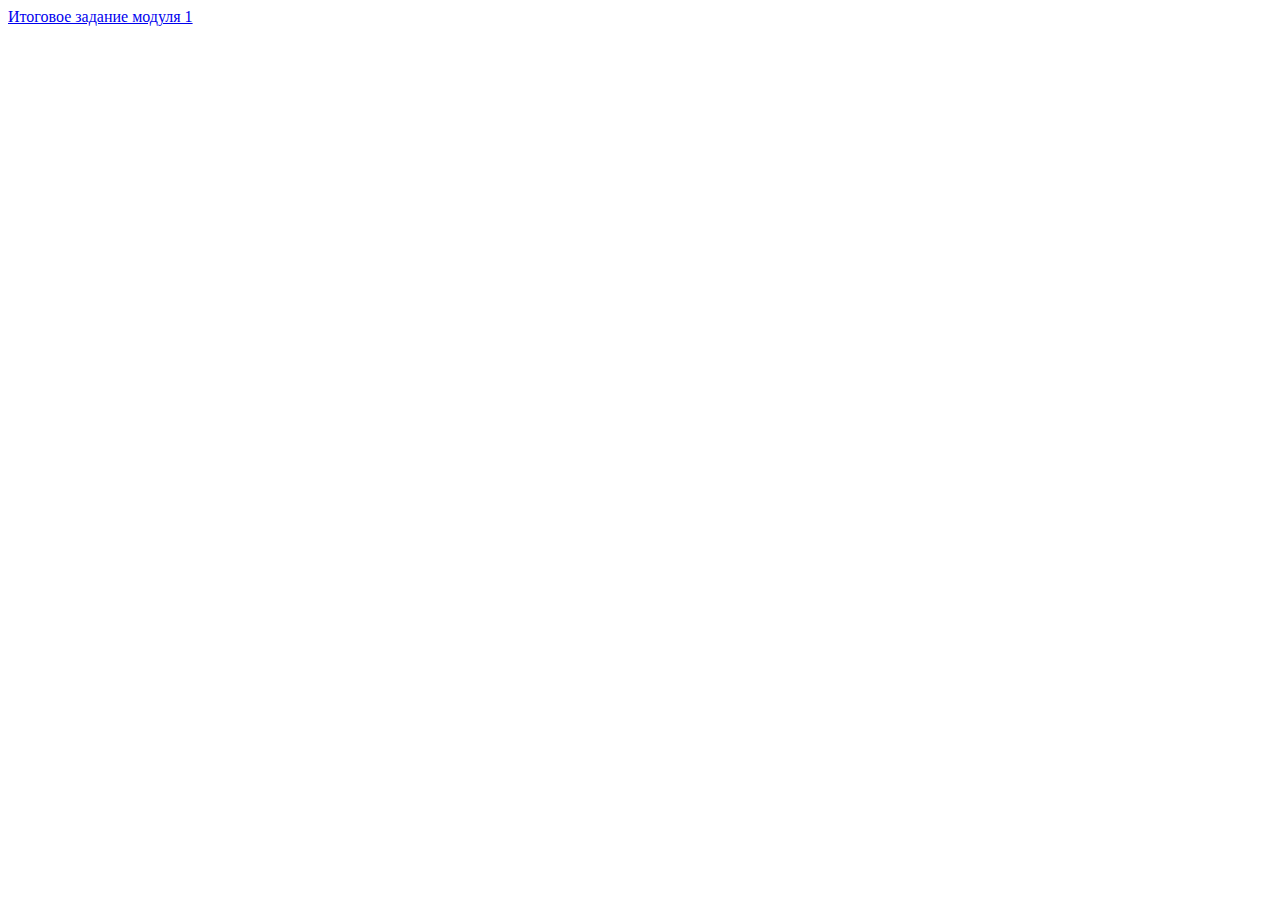
<file: index.html>
<!DOCTYPE html>
<html lang="ru">
<head>
  <meta charset="UTF-8">
  <meta http-equiv="X-UA-Compatible" content="IE=edge">
  <meta name="viewport" content="width=device-width, initial-scale=1.0">
  <title>For studioratio</title>
</head>
<body>
  <a href="module1/index.html">Итоговое задание модуля 1</a>
</body>
</html>
</file>
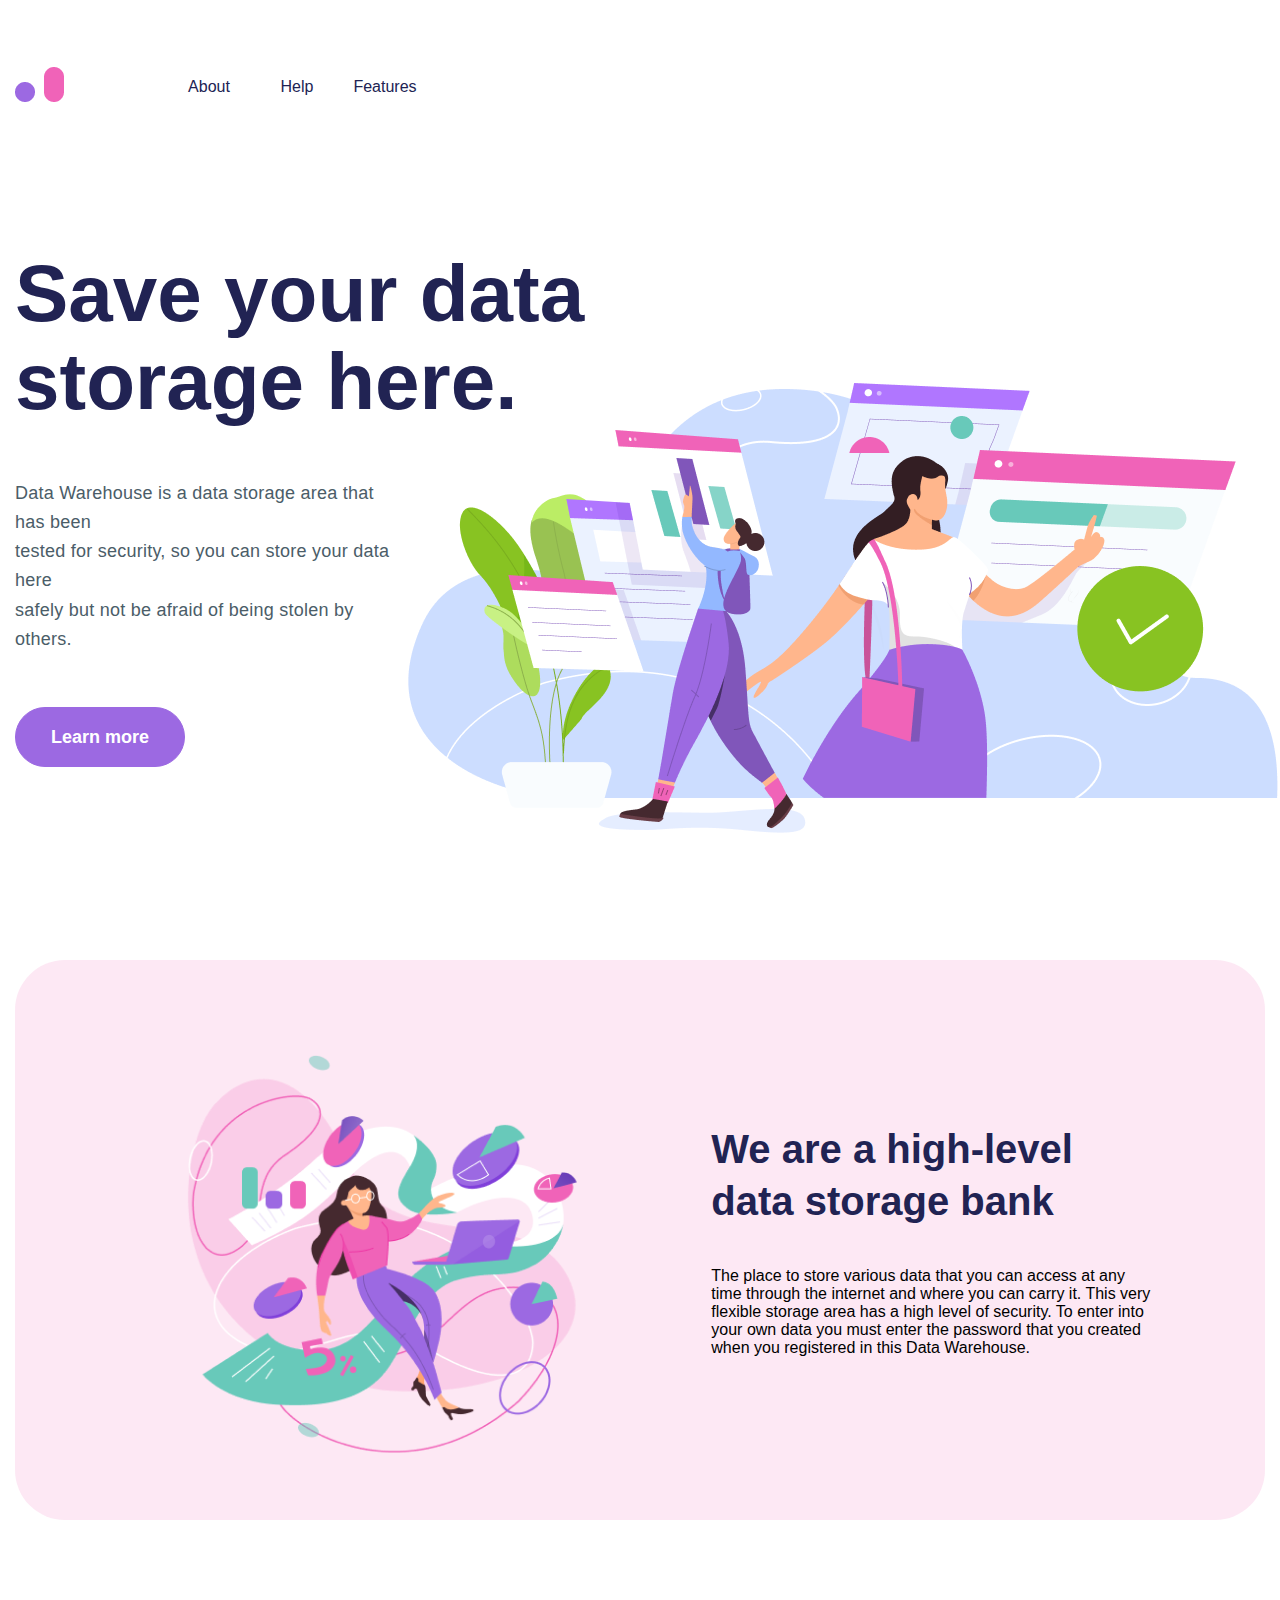
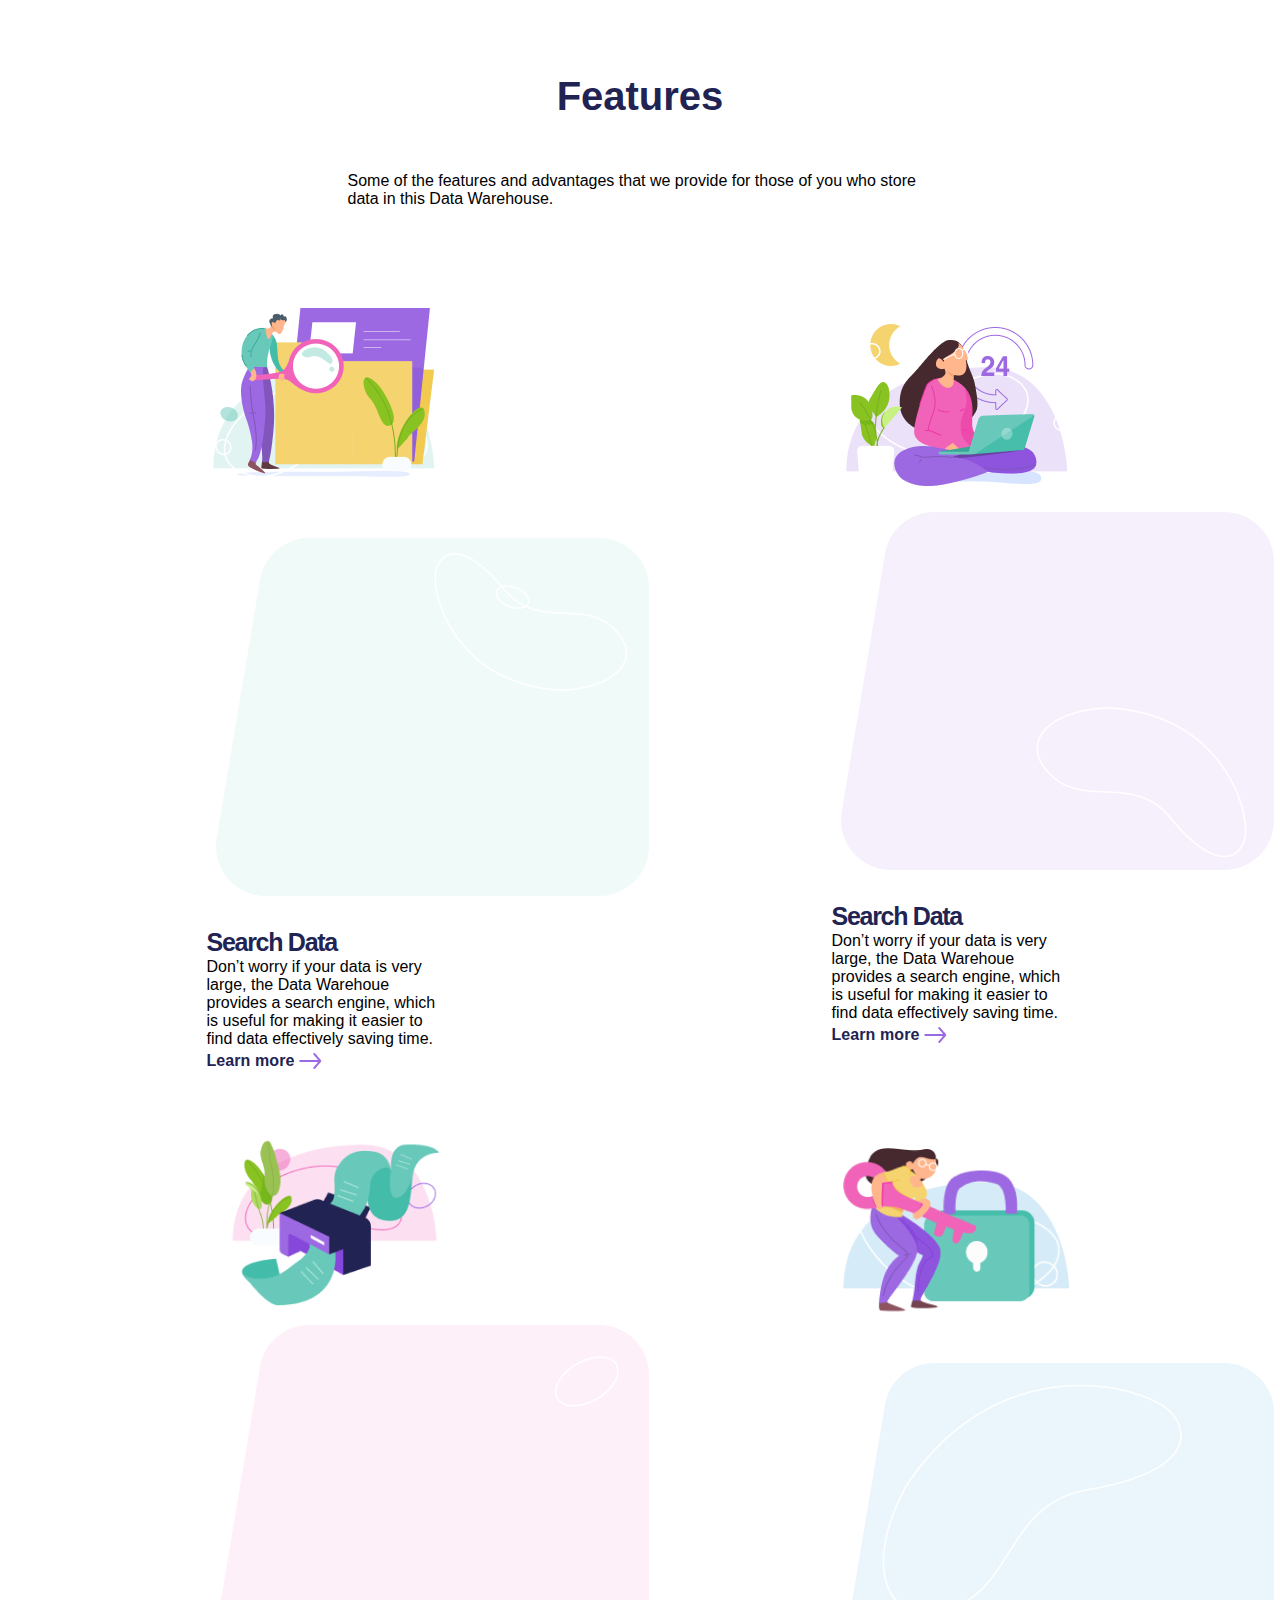
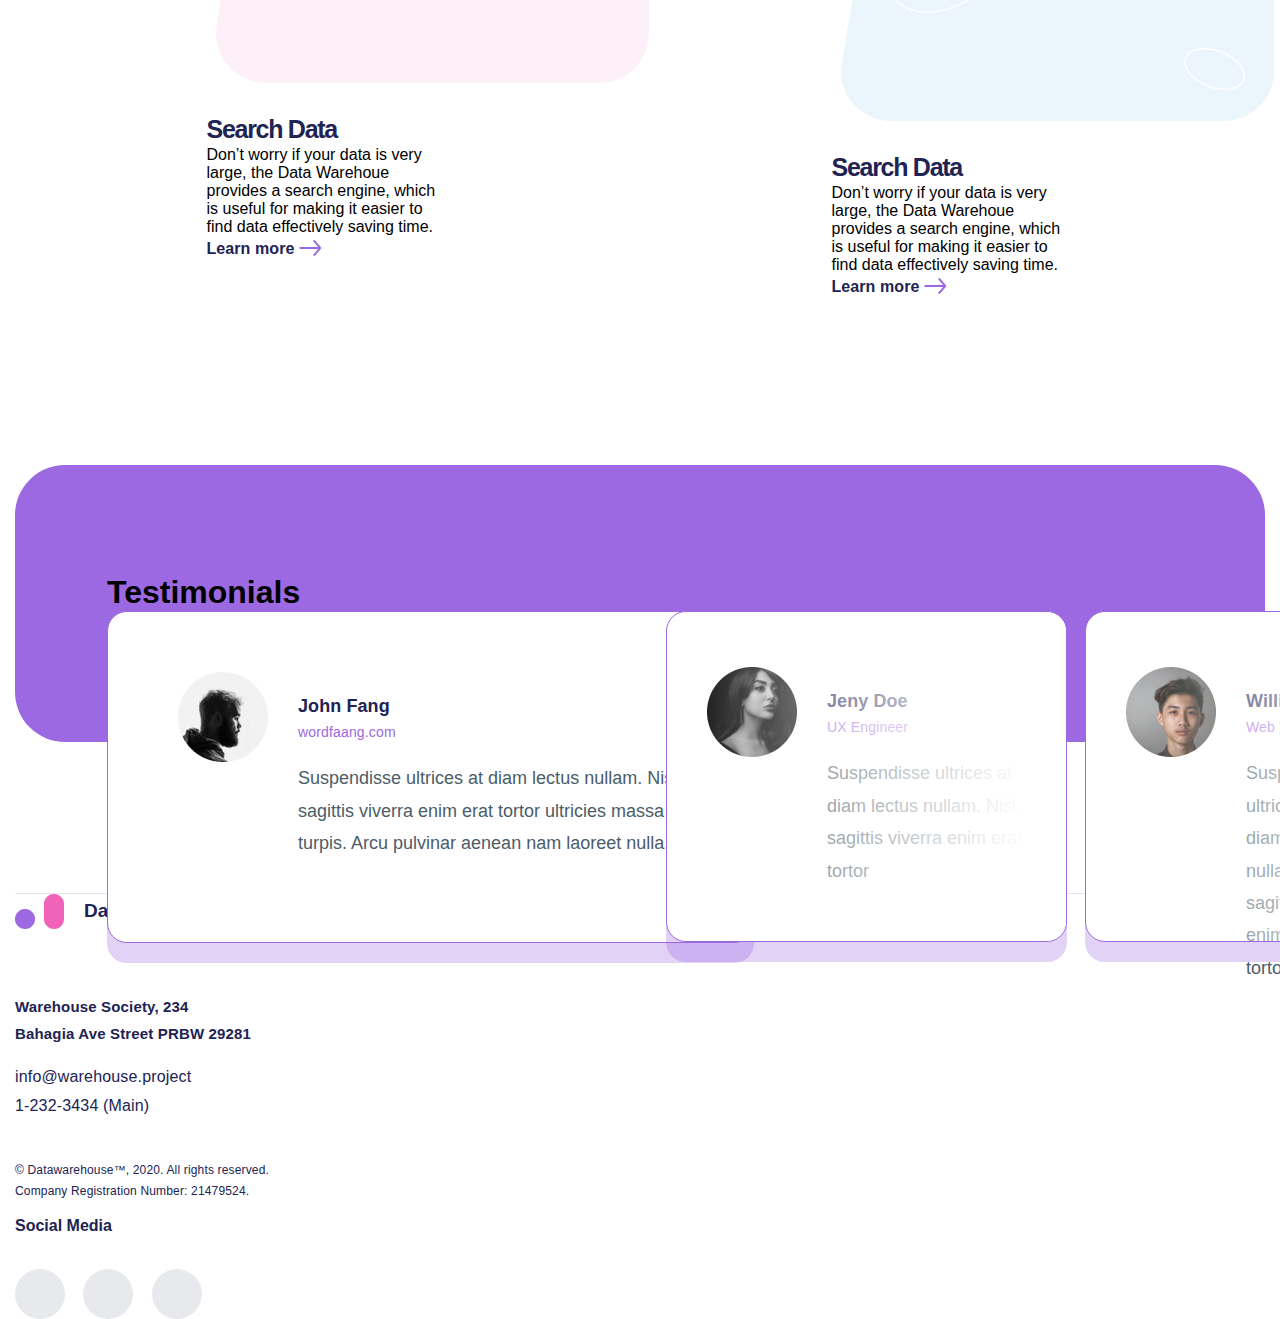
<file: module1/index.html>
<!DOCTYPE html>
<html lang="ru" prefix="og: http://ogp.me/ns#">
<head>
  <meta charset="UTF-8">
  <meta http-equiv="X-UA-Compatible" content="IE=edge">
  <meta name="viewport" content="width=device-width, initial-scale=1.0">
  <meta name="description" content="Data Warehouse is a data storage area that has been tested for security, so you can store your data here safely but not be afraid of being stolen by others.">
  <meta name="keywords" content="warehouse, save, data, security, storage, area">
  <meta property="og:site_name" content="Warehouse - Save your data storage here."/>
  <link rel="stylesheet" href="assets/css/main.css">
  <link rel="shortcut icon" href="assets/img/Logo.png" type="image/png">
  <title>Warehouse - Save your data storage here.</title>
</head>
<body>
  <div class="container">
<!-- TODO: Можно было использовать тег header-->
    <nav class="navigation">
      <div class="navigation__logo">
        <a href="#"><img src="assets/img/Logo.png" alt="Логотип"></a>
      </div>
      <div class="navigation__links">
<!--    TODO: Можно было обойтись и без лишних div    -->
        <div><a href="#about">About</a></div>
        <div><a href="#help">Help</a></div>
        <div><a href="#features">Features</a></div>
      </div>
    </nav>

    <main class="main">
      <h1>
        Save your data
        <br>
        storage here.
      </h1>
      <div class="main__description">
      Data Warehouse is a data storage area that has been
      <br>
      tested for security, so you can store your data here
      <br>
      safely but not be afraid of being stolen by others.
      </div>
      <div class="main__image">
        <!-- TODO: Лучше не использовать проблемы в наименовании файлов-->
        <img src="assets/img/image1 1.png" alt="Save your data storage here.">
      </div>
      <a class="main__button" href="#features">Learn more</a>
    </main>

    <section class="storage">
      <div class="storage__image">
        <!-- TODO: Лучше не использовать проблемы в наименовании файлов-->
        <img src="assets/img/image2.png" alt="We are a high-level data storage bank">
      </div>
      <div class="storage__text">
        <h2>
          We are a high-level data storage bank
        </h2>
        <div class="storage__description">
          The place to store various data that you can access at any time through the internet  and where you can carry it.
          This very flexible storage area has a high level of security.
          To enter into your own data you must enter the password that you created when you registered in this Data Warehouse.
        </div>
      </div>
    </section>

    <section class="feature" id="features">
      <div class="feature__text">
        <h2>Features</h2>
      <div class="feature__description">Some of the features and advantages that we provide for those of you who store data in this Data Warehouse.</div>
      </div>
    </section>

    <section class="features">
      <div class="features__item">
        <div class="features__image">
          <!-- TODO: Лучше не использовать проблемы в наименовании файлов-->
          <img src="assets/img/image3 1.png" alt="Search Data">
        </div>
        <div class="features__text">
          <!-- TODO: Лучше не использовать проблемы в наименовании файлов-->
          <img class="features__text-background" src="assets/img/Group 70.png" alt="">
          <h3>Search Data</h3>
          <div class="features__description">Don’t worry if your data is very large, the Data Warehoue provides a search engine, which is useful for making it easier to find data effectively saving time.</div>
          <footer class="features__link">
            <!-- TODO: Лучше не использовать проблемы в наименовании файлов-->
            <a href="#features">Learn more <img src="assets/img/Group 56.png" alt="Стрелка перехода по ссылке"></a>
          </footer>
        </div>
      </div>

      <div class="features__item">
        <div class="features__image">
          <img src="assets/img/image4.png" alt="Search Data">
        </div>
        <div class="features__text">
          <img class="features__text-background" src="assets/img/Group 71.png" alt="">
          <h3>Search Data</h3>
          <div class="features__description">Don’t worry if your data is very large, the Data Warehoue provides a search engine, which is useful for making it easier to find data effectively saving time.</div>
          <footer class="features__link">
            <!-- TODO: Лучше не использовать проблемы в наименовании файлов-->
            <a href="#features">Learn more <img src="assets/img/Group 56.png" alt="Стрелка перехода по ссылке"></a>
          </footer>
        </div>
      </div>

      <div class="features__item">
        <div class="features__image">
          <!-- TODO: Лучше не использовать проблемы в наименовании файлов-->
          <img src="assets/img/image5 1.png" alt="Search Data">
        </div>
        <div class="features__text">
          <!-- TODO: Лучше не использовать проблемы в наименовании файлов-->
          <img class="features__text-background" src="assets/img/Group 73.png" alt="">
          <h3>Search Data</h3>
          <div class="features__description">Don’t worry if your data is very large, the Data Warehoue provides a search engine, which is useful for making it easier to find data effectively saving time.</div>
          <footer class="features__link">
            <!-- TODO: Лучше не использовать проблемы в наименовании файлов-->
            <a href="#features">Learn more <img src="assets/img/Group 56.png" alt="Стрелка перехода по ссылке"></a>
          </footer>
        </div>
      </div>

      <div class="features__item">
        <div class="features__image">
          <!-- TODO: Лучше не использовать проблемы в наименовании файлов-->
          <img src="assets/img/image6 1.png" alt="Search Data">
        </div>
        <div class="features__text">
          <!-- TODO: Лучше не использовать проблемы в наименовании файлов-->
          <img class="features__text-background" src="assets/img/Group 72.png" alt="">
          <h3>Search Data</h3>
          <div class="features__description">Don’t worry if your data is very large, the Data Warehoue provides a search engine, which is useful for making it easier to find data effectively saving time.</div>
          <footer class="features__link">
            <!-- TODO: Лучше не использовать проблемы в наименовании файлов-->
            <a href="#features">Learn more <img src="assets/img/Group 56.png" alt="Стрелка перехода по ссылке"></a>
          </footer>
        </div>
      </div>
    </section>

    <section class="testimonials">
      <header class="testimonials__title">
        <h1>Testimonials</h1>
      </header>
      <div class="testimonials__items">
        <div class="testimonials__item">
          <div>
            <!-- TODO: Лучше не использовать проблемы в наименовании файлов-->
            <img src="assets/img/Ellipse 76.png" alt="">
          </div>
          <div class="testimonials__text">
            <header class="testimonials__name">John Fang</header>
            <span class="testimonials__staff">wordfaang.com</span>
            <div class="testimonials__message">
              Suspendisse ultrices at diam lectus nullam.
              Nisl, sagittis viverra enim erat tortor ultricies massa turpis. Arcu pulvinar aenean nam laoreet nulla.
            </div>
          </div>
        </div>

        <div class="testimonials__item">
          <div class="testimonials__wrapper"></div>
          <div>
            <!-- TODO: Лучше не использовать проблемы в наименовании файлов-->
            <img src="assets/img/Ellipse 76 (1).png" alt="">
          </div>
          <div class="testimonials__text">
            <header class="testimonials__name">Jeny Doe</header>
            <span class="testimonials__staff">UX Engineer</span>
            <div class="testimonials__message">
              Suspendisse ultrices at diam lectus nullam. Nisl, sagittis viverra enim erat tortor
            </div>
          </div>
        </div>

        <div class="testimonials__item">
          <div class="testimonials__wrapper"></div>
          <div>
            <!-- TODO: Лучше не использовать проблемы в наименовании файлов-->
            <img src="assets/img/Ellipse 76 (2).png" alt="">
          </div>
          <div class="testimonials__text">
            <header class="testimonials__name">William</header>
            <span class="testimonials__staff">Web Designer</span>
            <div class="testimonials__message">
              Suspendisse ultrices at diam lectus nullam. Nisl, sagittis viverra enim erat tortor
            </div>
          </div>
        </div>
      </div>
      <footer class="testimonials__footer">
        <div class="testimonials__circle">
          <a class="testimonials__circle-big" href="#"></a>
          <a class="testimonials__circle-small" href="#"></a>
          <a class="testimonials__circle-small" href="#"></a>
          <a class="testimonials__circle-small" href="#"></a>
        </div>
        <div class="testimonials__arrows">
          <!-- TODO: Лучше не использовать проблемы в наименовании файлов-->
          <a href="#"><img class="testimonials__arrows-big" src="assets/img/Group 57.png" alt=""></a>
          <!-- TODO: Лучше не использовать проблемы в наименовании файлов-->
          <a href="#"><img class="testimonials__arrows-small" src="assets/img/Group 56 (1).png" alt=""></a>
        </div>
      </footer>
    </section>

    <footer class="footer" id="about">
      <div class="footer__company">
        <header class="footer__company-header">
          <img src="assets/img/Logo.png" alt="logo">
          <span class="footer__company-logo">DataWarehouse</span>
        </header>
        <div class="footer__company-adress">
          Warehouse Society, 234 <br>
          Bahagia Ave Street PRBW 29281
        </div>
        <div class="footer__company-contact">
          info@warehouse.project <br>
          1-232-3434 (Main)
        </div>
        <div class="footer__company-copyright">
          © Datawarehouse™, 2020. All rights reserved. <br>
          Company Registration Number: 21479524.
        </div>
      </div>
      <div class="footer__social">
        <header class="footer__social-title">Social Media</header>
        <div class="footer__social-circle"><a href=""></a></div>
        <div class="footer__social-circle"><a href=""></a></div>
        <div class="footer__social-circle"><a href=""></a></div>
      </div>
    </footer>
  </div>
</body>
</html>
</file>
<file: module1/assets/css/main.css>
* {
  margin: 0;
  padding: 0;
  box-sizing: border-box;
}
html,
body {
  font-size: 16px;
  font-family: Ubuntu, sans-serif;
  scroll-behavior: smooth;
}
a {
  text-decoration: none;
}
button {
  font-size: inherit;
  font-family: inherit;
  cursor: pointer;
}
.container {
  width: 1120px;
  margin: auto;
}
.navigation {
  display: flex;
  align-items: center;
  margin-top: 4.1875rem;
}
.navigation__links {
  display: flex;
  margin-left: 6.3125rem;
}
.navigation__links a {
  display: flex;
  justify-content: center;
  padding: 0.3125rem 0;
  width: 5.5rem;
  font-weight: 500;
  font-size: 1rem;
  line-height: 160%;
  color: #212353;
}
.navigation__links a:hover {
  font-weight: bold;
}

.main {
  position: relative;
  margin-top: 144px;
}
.main h1 {
  font-weight: bold;
  font-size: 5rem;
  line-height: 1.1;
  display: flex;
  align-items: center;
  color: #212353;
  width: 600px;
}
.main__description {
  font-weight: 500;
  font-size: 1.125rem;
  line-height: 1.62;
  color: #4b5d68;
  margin-top: 3.3125rem;
  width: 23.75rem;
  letter-spacing: 0.015rem;
}
.main__image {
  position: absolute;
  left: 23.625rem;
  bottom: -5.3125rem;
}
.main__button {
  font-weight: bold;
  font-size: 1.125rem;
  line-height: 160%;
  display: inline-flex;
  align-items: center;
  justify-content: center;
  color: #ffffff;
  width: 10.625rem;
  height: 3.75rem;
  background: #9c69e2;
  border: 0.0625rem solid #9c69e2;
  border-radius: 3.125rem;
  margin-top: 3.3125rem;
  transition: 0.4s;
}
.main__button:hover {
  background: #7244b3;
  border: 0.0625rem solid #7244b3;
}

.storage {
  height: 35rem;
  background: rgba(240, 99, 184, 0.15);
  border-radius: 3.125rem;
  display: flex;
  align-items: center;
  justify-content: space-evenly;
  margin-top: 12.0625rem;
}
.storage__text {
  width: 27.5rem;
}
.storage h2 {
  font-weight: bold;
  font-size: 2.5rem;
  line-height: 1.3;
  display: flex;
  align-items: center;
  color: #212353;
  margin-bottom: 2.5rem;
}
.storage p {
  font-weight: 500;
  font-size: 1.125rem;
  line-height: 1.6;
  color: #4b5d68;
}
.feature {
  margin-top: 9.375rem;
  display: flex;
  justify-content: center;
  margin-bottom: 1.25rem;
}
.feature__text {
  width: 36.563rem;
}
.feature h2 {
  text-align: center;
  font-weight: bold;
  font-size: 2.5rem;
  line-height: 1.3;
  color: #212353;
  margin-bottom: 3.125rem;
}
.feature p {
  text-align: center;
  font-weight: 500;
  font-size: 1.125rem;
  line-height: 1.6;
  color: #4b5d68;
}

.features {
  display: flex;
  flex-wrap: wrap;
  justify-content: space-between;
  margin-top: 3.125rem;
}
.features__item {
  position: relative;
  display: flex;
  align-items: center;
  width: 33.188rem;
  height: 22.375rem;
  margin-top: 3.125rem;
}
.features__text {
  width: 20rem;
  padding: 0.9375rem 3.125rem 0.9375rem 1.875rem;
}
.features__background {
  position: absolute;
  right: 0;
  bottom: 0;
  z-index: -1;
}
.features__text h3 {
  font-size: 1.5625rem;
  line-height: 130%;
  display: flex;
  align-items: center;
  color: #212353;
  font-weight: bold;
  letter-spacing: -1.28px;
  margin-top: 1.625rem;
}
.features__text p {
  margin-top: 1.875rem;
  margin-bottom: 1.5625rem;
  font-size: 1rem;
  line-height: 160%;
  color: #4b5d68;
}
.features__link {
  display: flex;
}
.features__link a {
  font-weight: bold;
  font-size: 1rem;
  line-height: 1.6;
  letter-spacing: 0.005rem;
  color: #212353;
}
.features__link img {
  position: relative;
  top: 0.15rem;
}

.testimonials {
  background: #9c69e2;
  border-radius: 3.125rem;
  margin: 9.4375rem 0;
  padding: 6.8125rem 5.75rem 3.4375rem;
}
.testimonials h2 {
  font-weight: bold;
  font-size: 2.5rem;
  line-height: 1.3;
  display: flex;
  align-items: center;
  color: #ffffff;
  margin-bottom: 5.4375rem;
}
.testimonials__group {
  position: relative;
  height: 20.625rem;
  z-index: 1;
}
.testimonials__item {
  position: absolute;
  width: calc(49.1875rem - 8.75rem);
  height: calc(27.625rem - 6.875rem);
  background: #ffffff;
  box-shadow: 0 1.25rem 0 rgba(156, 105, 226, 0.3);
  border-radius: 1.25rem;
  padding: 3.75rem 4.375rem 3.125rem 4.375rem;
  display: flex;
  border: 0.0625rem solid #9c69e2;
}
.testimonials__wrapper {
  position: absolute;
  top: 0;
  left: 0;
  height: 20.5625rem;
  width: 24.9375rem;
  background: linear-gradient(
    270deg,
    #ffffff 9.75%,
    rgba(255, 255, 255, 0) 100%
  );
  border-radius: 1.25rem;
}
.testimonials__item:nth-child(2) {
  left: 41.625rem;
  width: calc(30.0625rem - 5rem);
  height: calc(27.25rem - 6.5625rem);
  padding: 3.4375rem 2.5rem 3.125rem 2.5rem;
}
.testimonials__item:nth-child(3) {
  left: 67.8125rem;
  width: calc(25rem - 5rem);
  height: calc(27.25rem - 6.5625rem);
  padding: 3.4375rem 2.5rem 3.125rem 2.5rem;
}
.testimonials__text {
  padding-left: 1.875rem;
}
.testimonials__name {
  font-weight: 900;
  font-size: 1.125rem;
  line-height: 1.6;
  letter-spacing: 0.005rem;
  color: #212353;
  display: block;
  margin-top: 1.25rem;
}
.testimonials__staff {
  font-weight: 500;
  font-size: 0.875rem;
  line-height: 1.6;
  letter-spacing: 0.01rem;
  color: #9c69e2;
  display: block;
}
.testimonials__message {
  font-size: 1.125rem;
  line-height: 180%;
  color: #4b5d68;
  margin-top: 1.1875rem;
}
.testimonials__footer {
  margin-top: 3.5rem;
  display: flex;
  justify-content: space-between;
}
.testimonials__circle {
  display: flex;
  align-items: center;
}
.testimonials__circle div {
  width: 0.625rem;
  margin-left: 0.625rem;
  justify-content: center;
  display: flex;
}
.testimonials__circle div:first-child {
  margin-left: 0;
}
.testimonials__circle a {
  width: 0.3125rem;
  height: 0.3125rem;
  background: #ffffff;
  border-radius: 50%;
  transition: 0.3s;
}
.testimonials__circle a:hover,
.testimonials__circle > div > a.active {
  border-radius: 50%;
  width: 0.625rem;
  height: 0.625rem;
  background: #f063b8;
}
.testimonials__arrows-big {
  margin-right: 1.25rem;
}
.footer {
  border-top: rgba(155, 105, 226, 0.2) 0.0625rem solid;
}
.footer__container {
  padding-top: 10.125rem;
  padding-bottom: 4.0625rem;
  display: flex;
  justify-content: space-between;
}
.footer__company-header {
  display: flex;
  align-items: center;
}
.footer__company-logo {
  font-weight: bold;
  font-size: 1.1875rem;
  line-height: 160%;
  color: #212353;
  margin-left: 1.25rem;
}
.footer__company-adress {
  font-weight: bold;
  font-size: 0.9375rem;
  line-height: 180%;
  letter-spacing: 0.01rem;
  color: #212353;
  margin-top: 4rem;
}
.footer__company-contact {
  font-size: 1rem;
  line-height: 180%;
  letter-spacing: 0.01rem;
  color: #212353;
  margin-top: 1rem;
}
.footer__company-copyright {
  font-size: 0.75rem;
  line-height: 180%;
  display: flex;
  align-items: center;
  letter-spacing: 0.01rem;
  color: #212353;
  margin-top: 2.4375rem;
}
.footer__social {
  width: 13.3125rem;
}
.footer__social header {
  font-weight: bold;
  font-size: 1rem;
  line-height: 160%;
  color: #212353;
  margin-top: 0.625rem;
  margin-bottom: 1.875rem;
}
.footer__social-circle {
  width: 3.125rem;
  height: 3.125rem;
  background: rgba(33, 35, 83, 0.1);
  border-radius: 50%;
  margin-right: 0.875rem;
  display: inline-flex;

  justify-content: center;
  align-items: center;
  transition: 0.4s;
}
.footer__social-circle:hover {
  background: #9c69e2;
}

@media screen and (max-width: 1500px) {
  .container {
    width: auto;
    margin: 0 0.9375rem;
  }
  .main__image {
    width: 38rem;
  }
  .features {
    justify-content: space-around;
  }
  .features__item {
    flex-direction: column;
    height: auto;
    width: 30rem;
  }
  .features__text {
    width: 17rem;
    padding: 15px;
  }
}

@media screen and (max-width: 1024px) {
  .main__image {
    left: 18.125rem;
    width: 35rem;
    padding-top: 0.9375rem;
    position: static;
    display: block;
  }
  .storage__image {
    width: 25rem;
    padding: 0.9375rem;
    padding-bottom: 1.875rem;
  }
  .storage__text {
    padding: 0.9375rem;
    padding-bottom: 1.875rem;
  }
  .features__item {
    width: 21rem;
    height: auto;
  }
  .features__image {
    width: 8rem;
  }
  .features__background {
    width: 22rem;
  }
  .features__text {
    padding-left: 50px;
    width: auto;
  }
  .features__text h3 {
    margin-top: 0;
  }
  .features__text p {
    margin: 0.9375rem 0;
  }
}

@media screen and (max-width: 768px) {
  html,
  body {
    font-size: 14px;
  }
  .main h1 {
    font-size: 3.5rem;
    width: auto;
  }
  .main p {
    width: auto;
  }
  .main__image {
    width: 27rem;
  }
  .main__button {
    margin-top: 0.9375rem;
  }
  .storage {
    flex-direction: column;
    height: auto;
  }
  .storage__image {
    width: 20rem;
  }
  .storage__text {
    width: 100%;
  }
  .testimonials {
    padding: 2rem .9375rem;
  }
  .testimonials h2 {
    font-size: 2rem;
    margin-bottom: .9375rem;
  }
  .testimonials__group {
    height: auto;
  }
  .testimonials__item {
    padding: .9375rem;
    width: auto;
    flex-direction: column;
    height:auto;
    position: static;
  }
  .testimonials__item:nth-child(2),
  .testimonials__item:nth-child(3) {
    display: none;
  }
  .testimonials__text {
    padding: 0;
  }
  .testimonials__footer {
    margin-top: .9375rem;
  }
  .footer__container {
    flex-direction: column;
    padding: 1.875rem 0.9375rem;
  }
}

@media screen and (max-width: 425px) {
  .navigation {
    flex-direction: column;
    margin-top: 0.9375rem;
  }
  .navigation__links {
    margin: auto;
  }
  .main {
    margin-top: 3.125rem;
  }
  .main h1 {
    font-size: 2.8125rem;
  }
  .main p {
    margin-top: 0.9375rem;
  }
  .main__image {
    width: 100%;
  }
  .storage {
    margin-top: 6.25rem;
  }
  .storage h2 {
    font-size: 2rem;
    margin-bottom: 0.9375rem;
  }
  .feature {
    margin-top: 6.25rem;
  }
  .feature h2 {
    margin-bottom: 0.9375rem;
  }
  .features {
    margin-top: 0;
  }

  .footer__company {
    order: 2;
  }
  .footer__company-adress,
  .footer__company-contact,
  .footer__company-copyright {
    margin-top: 0.9375rem;
  }
  .footer__social {
    order: 1;
    margin-bottom: 3.125rem;
  }
  .footer__social header {
    margin: 0 0 0.9375rem 0;
  }
}
</file>
